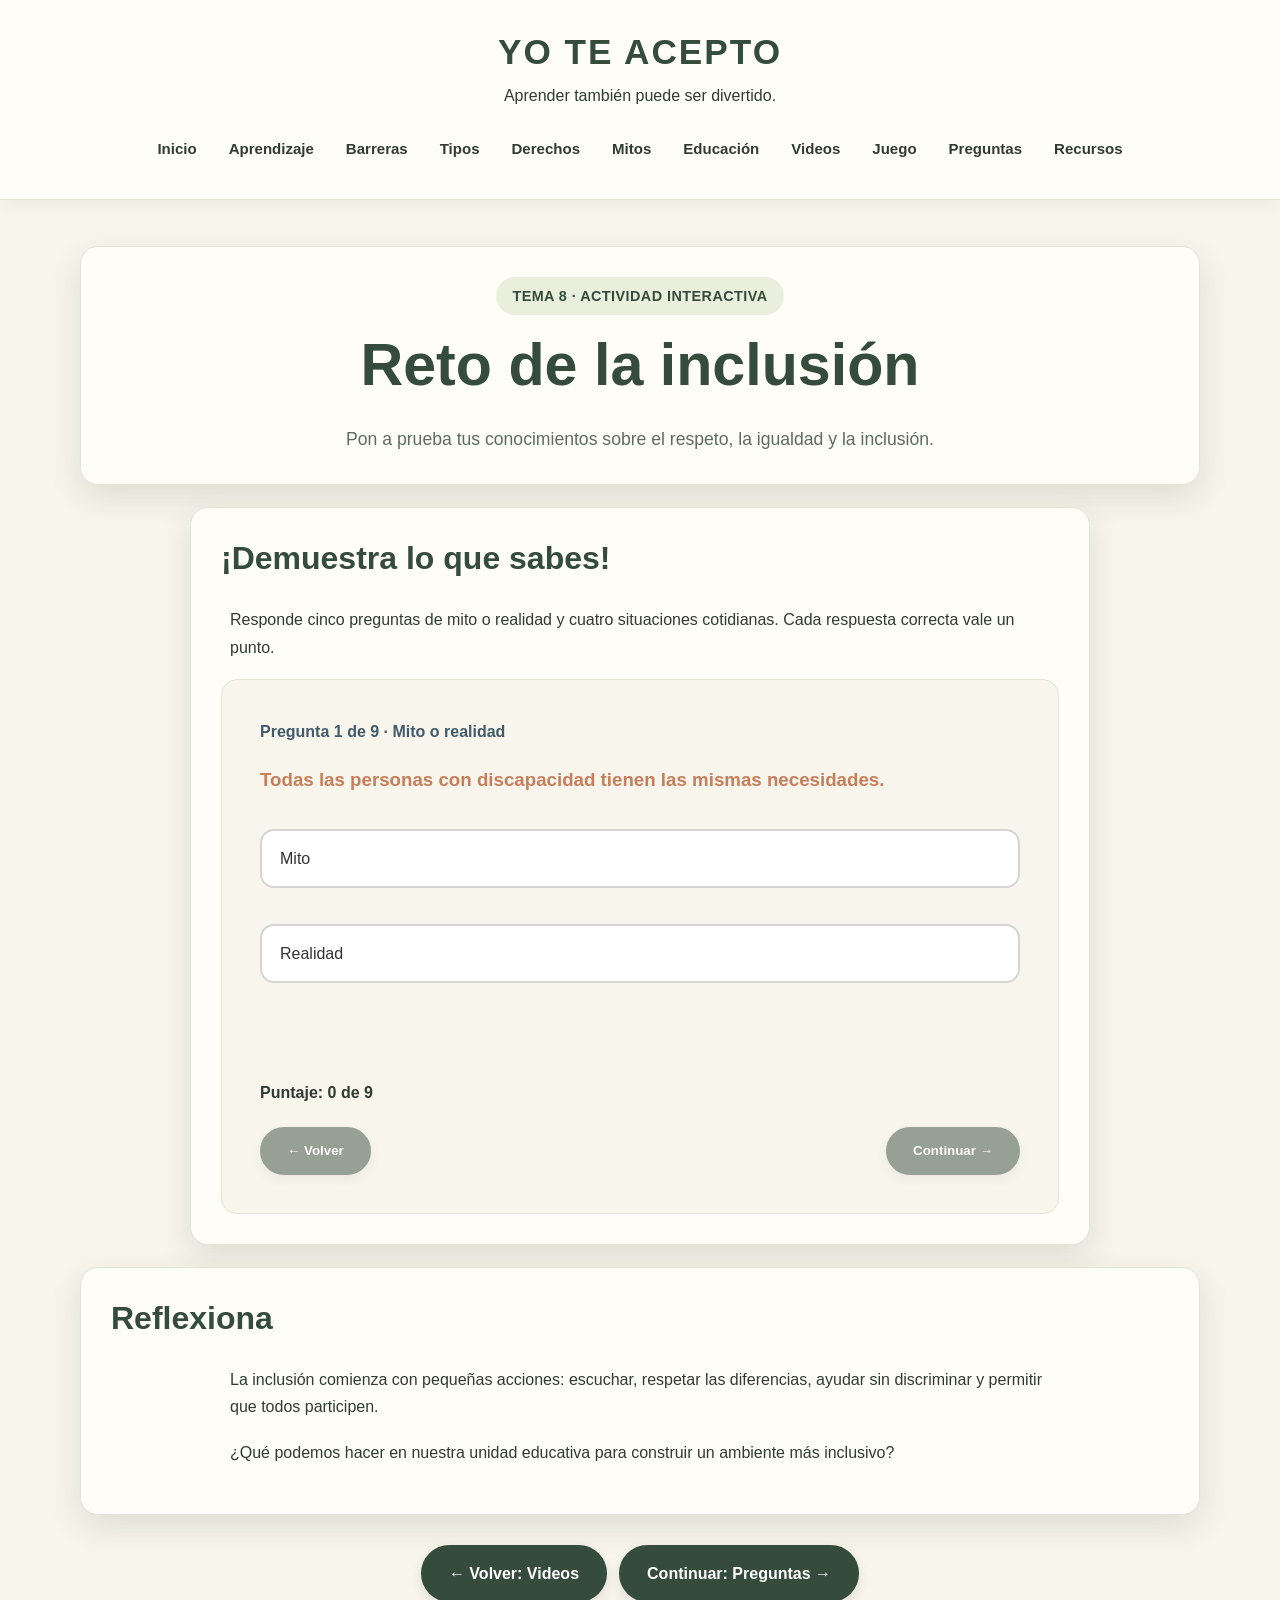
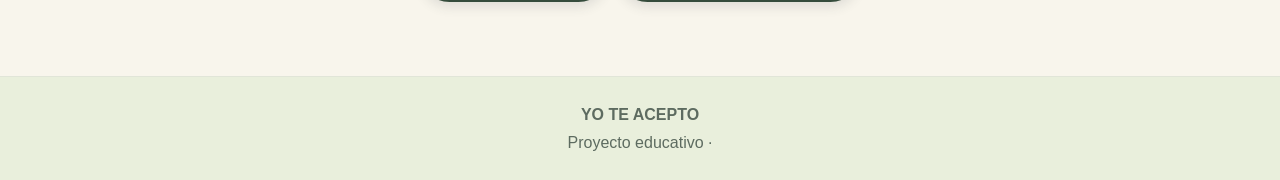
<file: juego.html>
<!DOCTYPE html>
<html lang="es">
<head>
    <meta charset="UTF-8">
    <meta name="viewport" content="width=device-width, initial-scale=1.0">

    <title>Juego inclusivo | YO TE ACEPTO</title>

    <link rel="stylesheet" href="../Estilos.css">

    <style>
        /* Estilos exclusivos del juego */
        .juego-opcion {
            display: block;
            width: 100%;
            margin: 12px 0;
            padding: 14px 18px;
            border: 2px solid #d5d5d5;
            border-radius: 14px;
            background: #ffffff;
            color: #333333;
            text-align: left;
            font: inherit;
            cursor: pointer;
            transition: background 0.2s, border-color 0.2s;
        }

        .juego-opcion:hover:not(:disabled) {
            border-color: #559b86;
            background: #f0f8f5;
        }

        .juego-opcion:focus-visible {
            outline: 3px solid #559b86;
            outline-offset: 3px;
        }

        .juego-opcion:disabled {
            cursor: default;
            opacity: 1;
        }

        .juego-opcion.seleccionada {
            border-color: #559b86;
            background: #edf7f2;
        }

        .juego-opcion.correcta {
            border-color: #27834d;
            background: #e8f6ec;
        }

        .juego-opcion.incorrecta {
            border-color: #bd4545;
            background: #fff0f0;
        }

        .juego-feedback {
            min-height: 48px;
            margin: 18px 0;
            line-height: 1.6;
        }

        .juego-controles {
            display: flex;
            flex-wrap: wrap;
            gap: 12px;
            justify-content: space-between;
            margin-top: 20px;
        }

        .juego-controles button:disabled {
            opacity: 0.55;
            cursor: not-allowed;
        }

        .juego-puntaje {
            font-weight: bold;
            margin-top: 16px;
        }

        .juego-oculto {
            display: none !important;
        }

        @media (max-width: 480px) {
            .juego-controles {
                flex-direction: column;
            }

            .juego-controles .boton {
                width: 100%;
            }
        }
    </style>
</head>

<body>

<header>
    <div class="encabezado-contenido">
        <a href="../index.html" class="logo">YO TE ACEPTO</a>
        <p>Aprender también puede ser divertido.</p>
    </div>

    <nav>
        <a href="../index.html">Inicio</a>
        <a href="aprendizaje.html">Aprendizaje</a>
        <a href="barreras.html">Barreras</a>
        <a href="tipos.html">Tipos</a>
        <a href="derechos.html">Derechos</a>
        <a href="mitos.html">Mitos</a>
        <a href="educacion.html">Educación</a>
        <a href="video.html">Videos</a>
        <a href="juego.html">Juego</a>
        <a href="faq.html">Preguntas</a>
        <a href="recursos.html">Recursos</a>
    </nav>
</header>

<main class="contenido-pagina">

    <section class="portada">
        <span class="etiqueta">TEMA 8 · ACTIVIDAD INTERACTIVA</span>
        <h1>Reto de la inclusión</h1>
        <p class="subtitulo">
            Pon a prueba tus conocimientos sobre el respeto,
            la igualdad y la inclusión.
        </p>
    </section>

    <section class="actividad">
        <h2>¡Demuestra lo que sabes!</h2>

        <p>
            Responde cinco preguntas de mito o realidad
            y cuatro situaciones cotidianas. Cada respuesta
            correcta vale un punto.
        </p>

        <div class="tarjeta" id="tarjeta-juego">

            <p id="progreso-juego" aria-live="polite">
                Preparando el juego...
            </p>

            <h3 id="pregunta-juego">
                Cargando pregunta...
            </h3>

            <div id="opciones-juego"></div>

            <p
                id="resultado-juego"
                class="juego-feedback"
                aria-live="polite"
            ></p>

            <p id="puntaje-juego" class="juego-puntaje">
                Puntaje: 0 de 9
            </p>

            <div class="juego-controles" id="controles-juego">
                <button
                    type="button"
                    id="volver-pregunta"
                    class="boton"
                    disabled
                >
                    ← Volver
                </button>

                <button
                    type="button"
                    id="continuar-pregunta"
                    class="boton"
                    disabled
                >
                    Continuar →
                </button>
            </div>

            <button
                type="button"
                id="reiniciar-juego"
                class="boton juego-oculto"
            >
                Volver a jugar
            </button>

        </div>
    </section>

    <section class="tarjeta">
        <h2>Reflexiona</h2>

        <p>
            La inclusión comienza con pequeñas acciones:
            escuchar, respetar las diferencias, ayudar sin discriminar
            y permitir que todos participen.
        </p>

        <p>
            ¿Qué podemos hacer en nuestra unidad educativa para
            construir un ambiente más inclusivo?
        </p>
    </section>

    <div class="botones-navegacion">
        <a class="boton" href="video.html">← Volver: Videos</a>
        <a class="boton" href="faq.html">Continuar: Preguntas →</a>
    </div>

</main>

<footer>
    <p><strong>YO TE ACEPTO</strong></p>
    <p>Proyecto educativo · <span data-anio></span></p>
</footer>

<script>
(function () {
    "use strict";

    const preguntas = [
        {
            tipo: "Mito o realidad",
            texto: "Todas las personas con discapacidad tienen las mismas necesidades.",
            opciones: ["Mito", "Realidad"],
            correcta: 0,
            explicacion: "Cada persona es diferente y puede necesitar apoyos distintos."
        },
        {
            tipo: "Mito o realidad",
            texto: "Una persona con discapacidad puede estudiar y aprender.",
            opciones: ["Mito", "Realidad"],
            correcta: 1,
            explicacion: "Todas las personas tienen derecho a la educación y a aprender."
        },
        {
            tipo: "Mito o realidad",
            texto: "Ayudar significa decidir siempre por una persona con discapacidad.",
            opciones: ["Mito", "Realidad"],
            correcta: 0,
            explicacion: "Es importante preguntar si necesita ayuda y respetar sus decisiones."
        },
        {
            tipo: "Mito o realidad",
            texto: "Las barreras del entorno pueden dificultar la participación.",
            opciones: ["Mito", "Realidad"],
            correcta: 1,
            explicacion: "La falta de accesibilidad puede impedir que todos participen."
        },
        {
            tipo: "Mito o realidad",
            texto: "La inclusión es responsabilidad de toda la comunidad educativa.",
            opciones: ["Mito", "Realidad"],
            correcta: 1,
            explicacion: "Estudiantes, docentes y familias pueden contribuir a la inclusión."
        },
        {
            tipo: "Situación cotidiana",
            texto: "Un compañero con discapacidad quiere participar en un trabajo grupal. ¿Qué haces?",
            opciones: [
                "Lo dejo fuera del grupo.",
                "Escucho sus ideas y le doy la oportunidad de participar.",
                "Hago todo el trabajo sin consultarle."
            ],
            correcta: 1,
            explicacion: "Todos merecen oportunidades para participar y aportar."
        },
        {
            tipo: "Situación cotidiana",
            texto: "Observas que se burlan de una estudiante por su discapacidad. ¿Qué haces?",
            opciones: [
                "Me río con los demás.",
                "La ignoro.",
                "No apoyo las burlas y busco ayuda si es necesario."
            ],
            correcta: 2,
            explicacion: "Debemos rechazar la discriminación y promover el respeto."
        },
        {
            tipo: "Situación cotidiana",
            texto: "Un compañero parece necesitar ayuda. ¿Qué haces?",
            opciones: [
                "Le pregunto respetuosamente si necesita ayuda.",
                "Decido por él sin preguntarle.",
                "Lo ignoro."
            ],
            correcta: 0,
            explicacion: "Preguntar primero respeta su autonomía."
        },
        {
            tipo: "Situación cotidiana",
            texto: "Una actividad escolar tiene barreras de accesibilidad. ¿Qué propones?",
            opciones: [
                "Impedir la participación de algunos estudiantes.",
                "Buscar alternativas accesibles para todos.",
                "No hacer nada."
            ],
            correcta: 1,
            explicacion: "Debemos buscar soluciones para que todos puedan participar."
        }
    ];

    function iniciarJuego() {
        const preguntaHTML = document.getElementById("pregunta-juego");
        const opcionesHTML = document.getElementById("opciones-juego");
        const progresoHTML = document.getElementById("progreso-juego");
        const resultadoHTML = document.getElementById("resultado-juego");
        const puntajeHTML = document.getElementById("puntaje-juego");
        const botonContinuar = document.getElementById("continuar-pregunta");
        const botonVolver = document.getElementById("volver-pregunta");
        const botonReiniciar = document.getElementById("reiniciar-juego");
        const controles = document.getElementById("controles-juego");

        if (
            !preguntaHTML || !opcionesHTML || !progresoHTML ||
            !resultadoHTML || !puntajeHTML || !botonContinuar ||
            !botonVolver || !botonReiniciar || !controles
        ) {
            return;
        }

        let actual = 0;
        let respuestas = Array(preguntas.length).fill(null);
        let finalizado = false;

        function calcularPuntaje() {
            return respuestas.reduce(function (total, respuesta, indice) {
                return total + (
                    respuesta === preguntas[indice].correcta ? 1 : 0
                );
            }, 0);
        }

        function mostrarPregunta() {
            const item = preguntas[actual];
            finalizado = false;

            progresoHTML.textContent =
                "Pregunta " + (actual + 1) + " de " + preguntas.length +
                " · " + item.tipo;

            preguntaHTML.textContent = item.texto;
            opcionesHTML.replaceChildren();
            resultadoHTML.textContent = "";
            puntajeHTML.textContent =
                "Puntaje: " + calcularPuntaje() + " de 9";

            item.opciones.forEach(function (texto, indice) {
                const boton = document.createElement("button");
                boton.type = "button";
                boton.className = "juego-opcion";
                boton.textContent = texto;
                boton.setAttribute("aria-pressed", "false");

                if (respuestas[actual] !== null) {
                    boton.disabled = true;

                    if (indice === item.correcta) {
                        boton.classList.add("correcta");
                    }

                    if (indice === respuestas[actual]) {
                        boton.setAttribute("aria-pressed", "true");

                        if (indice !== item.correcta) {
                            boton.classList.add("incorrecta");
                        }
                    }
                }

                boton.addEventListener("click", function () {
                    if (respuestas[actual] !== null || finalizado) {
                        return;
                    }

                    respuestas[actual] = indice;

                    Array.from(opcionesHTML.children).forEach(
                        function (otro) {
                            otro.disabled = true;
                        }
                    );

                    if (indice === item.correcta) {
                        boton.classList.add("correcta");
                        resultadoHTML.textContent =
                            "¡Correcto! " + item.explicacion;
                    } else {
                        boton.classList.add("incorrecta");
                        opcionesHTML.children[item.correcta]
                            .classList.add("correcta");

                        resultadoHTML.textContent =
                            "Esta vez no. " + item.explicacion;
                    }

                    boton.setAttribute("aria-pressed", "true");
                    puntajeHTML.textContent =
                        "Puntaje: " + calcularPuntaje() + " de 9";

                    botonContinuar.disabled = false;
                });

                opcionesHTML.appendChild(boton);
            });

            botonVolver.disabled = actual === 0;
            botonContinuar.disabled = respuestas[actual] === null;
            botonContinuar.textContent =
                actual === preguntas.length - 1
                    ? "Ver resultado →"
                    : "Continuar →";

            botonContinuar.classList.remove("juego-oculto");
            botonVolver.classList.remove("juego-oculto");
            controles.classList.remove("juego-oculto");
            botonReiniciar.classList.add("juego-oculto");
        }

        function mostrarFinal() {
            const puntos = calcularPuntaje();
            finalizado = true;

            progresoHTML.textContent = "¡Juego completado!";
            preguntaHTML.textContent = "Tu resultado final";
            opcionesHTML.replaceChildren();

            let mensaje;

            if (puntos === 9) {
                mensaje = "¡Excelente! Tienes una gran comprensión de la inclusión.";
            } else if (puntos >= 6) {
                mensaje = "¡Muy bien! Continúa aprendiendo y practicando la inclusión.";
            } else {
                mensaje = "Gracias por participar. Repasa lo aprendido e inténtalo nuevamente.";
            }

            resultadoHTML.textContent =
                "Obtuviste " + puntos + " de 9 puntos. " + mensaje;

            puntajeHTML.textContent = "Puntaje final: " + puntos + " de 9";
            controles.classList.add("juego-oculto");
            botonReiniciar.classList.remove("juego-oculto");
        }

        botonContinuar.addEventListener("click", function () {
            if (finalizado || respuestas[actual] === null) return;

            if (actual < preguntas.length - 1) {
                actual++;
                mostrarPregunta();
            } else {
                mostrarFinal();
            }
        });

        botonVolver.addEventListener("click", function () {
            if (actual > 0 && !finalizado) {
                actual--;
                mostrarPregunta();
            }
        });

        botonReiniciar.addEventListener("click", function () {
            actual = 0;
            respuestas = Array(preguntas.length).fill(null);
            mostrarPregunta();
        });

        mostrarPregunta();
    }

    if (document.readyState === "loading") {
        document.addEventListener("DOMContentLoaded", iniciarJuego);
    } else {
        iniciarJuego();
    }
})();
</script>

</body>
</html>
</file>
<file: Estilos.css>
:root {
    --fondo: #F7F4EF;
    --blanco: #FFFFFF;
    --crema: #EDE4D8;
    --beige: #D8C4AD;
    --azul: #8299A8;
    --azul-oscuro: #425B6A;
    --terracota: #B9755D;
    --texto: #343B40;
    --suave: #687078;
    --borde: #E4DDD4;
    --sombra: 0 8px 25px rgba(52, 59, 64, 0.10);
    --ancho: 1120px;
}

* {
    box-sizing: border-box;
}

html {
    scroll-behavior: smooth;
}

body {
    margin: 0;
    background: var(--fondo);
    color: var(--texto);
    font-family: "Segoe UI", Arial, sans-serif;
    font-size: 16px;
    line-height: 1.8;
    text-align: center;
}

img, video {
    max-width: 100%;
    height: auto;
}

a {
    color: var(--azul-oscuro);
    text-decoration: none;
}

header {
    padding: 22px 18px;
    background: var(--blanco);
    border-bottom: 1px solid var(--borde);
}

.encabezado-contenido {
    width: min(100%, var(--ancho));
    margin: auto;
}

.logo {
    display: inline-block;
    color: var(--azul-oscuro);
    font-size: clamp(1.5rem, 4vw, 2.2rem);
    font-weight: 900;
    letter-spacing: 2px;
}

nav {
    display: flex;
    justify-content: center;
    align-items: center;
    flex-wrap: wrap;
    gap: 8px;
    margin: 14px auto 0;
}

nav a {
    padding: 8px 14px;
    border-radius: 30px;
    color: var(--texto);
    font-size: 0.94rem;
    font-weight: 600;
    transition: 0.25s;
}

nav a:hover {
    background: var(--crema);
    transform: translateY(-2px);
}

main {
    width: min(calc(100% - 32px), var(--ancho));
    margin: auto;
    padding: 36px 0 50px;
}

section {
    margin: 0 auto 30px;
}

.tarjeta {
    padding: clamp(20px, 4vw, 38px);
    background: var(--blanco);
    border: 1px solid var(--borde);
    border-radius: 20px;
    box-shadow: var(--sombra);
}

h1, h2, h3 {
    line-height: 1.3;
    overflow-wrap: anywhere;
}

h1 {
    margin: 0 0 20px;
    color: var(--azul-oscuro);
    font-size: clamp(2rem, 6vw, 3.7rem);
    font-weight: 900;
}

h2 {
    color: var(--azul-oscuro);
    font-size: clamp(1.5rem, 4vw, 2.2rem);
}

h3 {
    color: var(--terracota);
}

p {
    max-width: 780px;
    margin: 0 auto 18px;
}

.subtitulo {
    max-width: 760px;
    margin: 0 auto 25px;
    color: var(--suave);
    font-size: 1.1rem;
}

.etiqueta {
    display: inline-block;
    margin-bottom: 16px;
    padding: 7px 16px;
    background: var(--crema);
    border-radius: 30px;
    color: var(--azul-oscuro);
    font-size: 0.9rem;
    font-weight: 700;
}

.portada {
    padding: clamp(26px, 6vw, 60px) 20px;
    background: linear-gradient(135deg, #FFFFFF, #EDE4D8);
    border: 1px solid var(--borde);
    border-radius: 28px;
    box-shadow: var(--sombra);
}

.imagen-contenedor {
    margin: 24px auto;
}

.imagen-contenedor img {
    display: block;
    width: auto;
    max-width: 100%;
    max-height: 440px;
    margin: auto;
    object-fit: contain;
    border-radius: 18px;
    box-shadow: var(--sombra);
}

.portada-imagen {
    width: min(100%, 600px);
    max-height: 430px;
    object-fit: contain;
}

.grid-tarjetas {
    display: grid;
    grid-template-columns: repeat(3, minmax(0, 1fr));
    gap: 20px;
    margin: 25px auto;
}

.tarjeta-info {
    padding: 24px 20px;
    background: var(--blanco);
    border: 1px solid var(--borde);
    border-top: 5px solid var(--azul);
    border-radius: 17px;
    box-shadow: var(--sombra);
    transition: 0.25s;
}

.tarjeta-info:hover {
    transform: translateY(-5px);
}

.tarjeta-info h3 {
    margin-top: 0;
}

.lista-contenido {
    display: inline-block;
    max-width: 760px;
    margin: 10px auto 22px;
    padding-left: 25px;
    text-align: left;
}

.lista-contenido li {
    margin-bottom: 12px;
}

.destacado {
    max-width: 850px;
    margin: 25px auto;
    padding: 22px;
    background: #F0E7DB;
    border-left: 5px solid var(--terracota);
    border-radius: 12px;
}

.botones, .botones-navegacion {
    display: flex;
    justify-content: center;
    align-items: center;
    flex-wrap: wrap;
    gap: 14px;
    margin: 30px auto 10px;
}

.boton, .botones-navegacion a {
    display: inline-flex;
    justify-content: center;
    align-items: center;
    min-height: 48px;
    padding: 12px 25px;
    border: 2px solid var(--azul-oscuro);
    border-radius: 50px;
    background: var(--azul-oscuro);
    color: white;
    font-weight: 700;
    text-align: center;
    cursor: pointer;
    box-shadow: 0 5px 12px rgba(52, 59, 64, 0.12);
    transition: all 0.25s;
}

.boton:hover, .botones-navegacion a:hover {
    background: var(--terracota);
    border-color: var(--terracota);
    color: white;
    transform: translateY(-3px);
}

.boton-secundario {
    background: var(--crema);
    border-color: var(--beige);
    color: var(--texto);
}

.botones-navegacion {
    gap: 18px;
    width: 100%;
    margin: 35px auto;
}

.botones-navegacion a {
    min-width: 175px;
    padding: 13px 26px;
}

a:focus-visible, button:focus-visible, input:focus-visible {
    outline: 3px solid var(--terracota);
    outline-offset: 4px;
}

details {
    max-width: 850px;
    margin: 12px auto;
    padding: 18px 22px;
    background: var(--blanco);
    border: 1px solid var(--borde);
    border-radius: 14px;
    text-align: left;
}

summary {
    color: var(--azul-oscuro);
    font-weight: 700;
    cursor: pointer;
}

details p {
    margin: 15px auto 0;
    text-align: left;
}

.actividad {
    max-width: 800px;
    margin: 25px auto;
    padding: 25px;
    background: var(--blanco);
    border: 1px solid var(--borde);
    border-radius: 20px;
    box-shadow: var(--sombra);
}

.actividad label {
    display: block;
    margin: 14px 0;
    font-weight: 600;
}

.resultado {
    min-height: 30px;
    margin-top: 18px;
    color: var(--azul-oscuro);
    font-weight: 700;
}

.video-contenedor {
    width: 100%;
    max-width: 800px;
    margin: 25px auto;
    overflow: hidden;
    border-radius: 18px;
    background: var(--crema);
}

.video-contenedor video {
    display: block;
    width: 100%;
}

footer {
    margin-top: 35px;
    padding: 30px 18px;
    background: #E8E0D6;
}

footer p {
    margin: 0 auto 8px;
}

@keyframes aparecer {
    from {
        opacity: 0;
        transform: translateY(15px);
    }
    to {
        opacity: 1;
        transform: translateY(0);
    }
}

.portada h1 {
    animation: aparecer 0.8s ease both;
}

@media (max-width: 800px) {
    .grid-tarjetas {
        grid-template-columns: repeat(2, minmax(0, 1fr));
    }

    main {
        width: min(calc(100% - 24px), var(--ancho));
        padding-top: 24px;
    }
}

@media (max-width: 520px) {
    body {
        font-size: 15px;
    }

    .grid-tarjetas {
        grid-template-columns: 1fr;
    }

    .portada {
        padding: 28px 16px;
    }

    .portada-imagen {
        max-height: 300px;
    }

    .tarjeta, .actividad {
        padding: 20px 16px;
    }

    .botones, .botones-navegacion {
        flex-direction: column;
        align-items: center;
        gap: 12px;
    }

    .botones .boton, .botones-navegacion a {
        width: min(100%, 300px);
    }
}

/* ESTILOS DEL JUEGO INCLUSIVO */

#progreso-juego {
font-weight: bold;
color: #425B6A;
margin-bottom: 18px;
}

#pregunta-juego {
line-height: 1.6;
margin-bottom: 22px;
}

#opciones-juego {
display: grid;
gap: 12px;
margin-bottom: 20px;
}

.opcion-juego {
display: block;
padding: 14px;
border: 1px solid #D8C4AD;
border-radius: 14px;
background: #F7F4EF;
cursor: pointer;
line-height: 1.5;
}

.opcion-juego:hover {
background: #EDE4D8;
}

.opcion-juego input {
margin-right: 8px;
accent-color: #425B6A;
}

#resultado-juego {
margin-top: 15px;
margin-bottom: 15px;
font-weight: bold;
line-height: 1.6;
}

#volver-pregunta:disabled,
#continuar-pregunta:disabled {
opacity: 0.5;
cursor: not-allowed;
}

#reiniciar-juego[hidden] {
display: none;
}

#formulario-juego .botones-navegacion {
display: flex;
justify-content: space-between;
flex-wrap: wrap;
gap: 12px;
margin-top: 20px;
}

/* Imágenes informativas: tamaño moderado y centrado */
.imagen-contenido {
    display: block;
    width: 100%;
    max-width: 560px;
    max-height: 380px;
    height: auto;
    object-fit: contain;
    margin: 22px auto;
    border-radius: 16px;
    box-shadow: var(--sombra);
}


/* ===== NUEVO DISEÑO DE BIENVENIDA: YO TE ACEPTO ===== */
:root {
    --fondo: #f8f5ec;
    --blanco: #fffdf8;
    --crema: #e9efdc;
    --beige: #d6dfc4;
    --azul: #a9bda0;
    --azul-oscuro: #354c3c;
    --terracota: #c67e5b;
    --texto: #303b32;
    --suave: #5d6b60;
    --borde: #e1e5d8;
    --sombra: 0 12px 32px rgba(37, 57, 41, .12);
}
.logo-con-escudo {
    display: inline-flex;
    align-items: center;
    justify-content: center;
    gap: 12px;
    letter-spacing: 1px;
}
.logo-con-escudo img {
    width: 58px;
    height: 58px;
    object-fit: contain;
    border-radius: 50%;
    background: #fff;
    border: 2px solid #e1e8d7;
    box-shadow: 0 3px 10px rgba(0,0,0,.08);
}
.lema-cabecera {
    margin: 5px auto 0;
    color: var(--suave);
    font-size: .98rem;
}
.cabecera-principal {
    padding: 16px 18px 18px;
    background: rgba(255,253,248,.97);
    border-bottom: 1px solid var(--borde);
}
.cabecera-principal nav {
    max-width: 1200px;
}
.cabecera-principal nav a {
    padding: 8px 13px;
    background: transparent;
}
.cabecera-principal nav a:hover,
.cabecera-principal nav a:focus-visible {
    background: var(--crema);
    color: var(--azul-oscuro);
}
.inicio-main {
    width: 100%;
    max-width: none;
    margin: 0;
    padding: 0 0 54px;
}
.inicio-bienvenida {
    position: relative;
    isolation: isolate;
    display: flex;
    align-items: center;
    justify-content: flex-start;
    min-height: min(720px, 82vh);
    margin: 0;
    padding: clamp(42px, 7vw, 92px) max(24px, calc((100vw - 1120px)/2));
    overflow: hidden;
    text-align: left;
    color: #fff;
    border-radius: 0;
    background-color: #293c30;
    background-image:
        linear-gradient(90deg, rgba(22,39,29,.88) 0%, rgba(22,39,29,.76) 43%, rgba(22,39,29,.28) 100%),
        url("Imágenes/Portada.jpg");
    background-size: cover;
    background-position: center 55%;
}
.inicio-bienvenida::after {
    content: "";
    position: absolute;
    z-index: -1;
    inset: 0;
    background: linear-gradient(0deg, rgba(24,43,31,.42), transparent 42%);
}
.bienvenida-contenido {
    width: min(100%, 680px);
    animation: aparecer .8s ease both;
}
.etiqueta-bienvenida {
    display: inline-block;
    margin-bottom: 18px;
    padding: 8px 16px;
    color: #fdf9ed;
    background: rgba(228,190,119,.22);
    border: 1px solid rgba(255,255,255,.48);
    border-radius: 40px;
    font-size: .8rem;
    font-weight: 800;
    letter-spacing: 1.5px;
}
.bienvenida-mini {
    margin: 0 0 8px;
    color: #f2d7a0;
    font-size: clamp(1.05rem, 2.5vw, 1.35rem);
    font-weight: 700;
}
.inicio-bienvenida h1 {
    margin: 0 0 12px;
    color: #fffdf7;
    font-size: clamp(3.1rem, 8vw, 6.2rem);
    line-height: .98;
    font-weight: 950;
    letter-spacing: -2px;
    text-shadow: 0 4px 18px rgba(0,0,0,.3);
}
.inicio-bienvenida h1 span {
    display: block;
    color: #f2d18d;
}
.inicio-bienvenida h2 {
    max-width: 610px;
    margin: 20px 0 16px;
    color: #fff;
    font-size: clamp(1.2rem, 3vw, 1.8rem);
    line-height: 1.35;
}
.texto-bienvenida {
    max-width: 600px;
    margin: 0;
    color: #f7f5ed;
    font-size: clamp(1rem, 2vw, 1.12rem);
    line-height: 1.8;
}
.inicio-botones {
    display: flex;
    justify-content: flex-start;
    flex-wrap: wrap;
    gap: 13px;
    margin-top: 28px;
}
.inicio-bienvenida .boton {
    min-height: 52px;
    padding: 13px 23px;
    border: 2px solid #f0d08c;
    background: #f0d08c;
    color: #2e3d30;
    box-shadow: 0 7px 18px rgba(0,0,0,.2);
}
.inicio-bienvenida .boton:hover {
    background: #fff8e8;
    border-color: #fff8e8;
    color: #293c30;
    transform: translateY(-3px);
}
.inicio-bienvenida .boton-secundario {
    color: #fff;
    background: rgba(255,255,255,.10);
    border-color: rgba(255,255,255,.75);
}
.inicio-bienvenida .boton-secundario:hover {
    color: #293c30;
    background: #fffdf8;
    border-color: #fffdf8;
}
.inicio-frase {
    margin: 28px 0 0;
    color: #fff4d8;
    font-weight: 750;
    font-style: italic;
    letter-spacing: .2px;
}
.sello-inclusion {
    position: absolute;
    right: clamp(22px, 7vw, 100px);
    bottom: 35px;
    display: flex;
    align-items: center;
    gap: 10px;
    padding: 14px 18px;
    color: #fff;
    background: rgba(35,58,41,.72);
    border: 1px solid rgba(255,255,255,.42);
    border-radius: 18px;
    box-shadow: 0 8px 24px rgba(0,0,0,.14);
    backdrop-filter: blur(5px);
    font-size: .86rem;
    line-height: 1.45;
}
.sello-inclusion span {
    color: #f2d18d;
    font-size: 2rem;
}
.inicio-invitacion {
    max-width: 1120px;
    margin: 0 auto;
    padding: 62px 24px 10px;
    text-align: center;
}
.inicio-invitacion > h2 {
    margin: 12px auto 14px;
    color: var(--azul-oscuro);
    font-size: clamp(1.7rem, 4vw, 2.5rem);
}
.inicio-invitacion > p {
    max-width: 790px;
    color: var(--suave);
}
.inicio-pilares {
    display: grid;
    grid-template-columns: repeat(3, minmax(0,1fr));
    gap: 20px;
    margin-top: 30px;
}
.inicio-pilares article {
    padding: 27px 22px;
    background: var(--blanco);
    border: 1px solid var(--borde);
    border-radius: 20px;
    box-shadow: var(--sombra);
    transition: transform .25s ease, box-shadow .25s ease;
}
.inicio-pilares article:hover {
    transform: translateY(-5px);
    box-shadow: 0 15px 30px rgba(37,57,41,.15);
}
.inicio-pilares article > span {
    display: inline-grid;
    place-items: center;
    width: 48px;
    height: 48px;
    border-radius: 50%;
    color: var(--azul-oscuro);
    background: var(--crema);
    font-size: 1.8rem;
}
.inicio-pilares h3 {
    margin: 12px 0 8px;
    color: var(--azul-oscuro);
}
.inicio-pilares p {
    margin-bottom: 0;
    color: var(--suave);
    line-height: 1.65;
}
.pagina-inicio footer {
    margin-top: 0;
    background: #e6ebdd;
}
@media (max-width: 700px) {
    .logo-con-escudo img {
        width: 48px;
        height: 48px;
    }
    .cabecera-principal nav {
        gap: 5px;
    }
    .cabecera-principal nav a {
        padding: 7px 10px;
        font-size: .87rem;
    }
    .inicio-bienvenida {
        min-height: 680px;
        padding: 54px 24px 120px;
        background-position: center center;
        background-image:
            linear-gradient(90deg, rgba(22,39,29,.84), rgba(22,39,29,.57)),
            url("Imágenes/Portada.jpg");
    }
    .inicio-bienvenida h1 {
        letter-spacing: -1px;
    }
    .inicio-botones {
        align-items: stretch;
        flex-direction: column;
        max-width: 320px;
    }
    .inicio-bienvenida .boton {
        width: 100%;
    }
    .sello-inclusion {
        right: 20px;
        bottom: 20px;
        padding: 10px 14px;
    }
    .inicio-pilares {
        grid-template-columns: 1fr;
    }
    .inicio-invitacion {
        padding-top: 42px;
    }
}
@media (prefers-reduced-motion: reduce) {
    *, *::before, *::after {
        animation-duration: .01ms !important;
        animation-iteration-count: 1 !important;
        scroll-behavior: auto !important;
        transition-duration: .01ms !important;
    }
}


/* Escudo escolar en los encabezados de las secciones internas */
.logo-pequeno {
    display: inline-flex;
    align-items: center;
    gap: 9px;
}
.logo-pequeno::before {
    content: "";
    display: inline-block;
    flex: 0 0 34px;
    width: 34px;
    height: 34px;
    background: #fffdf8 url("Imágenes/Escudo.jpg") center / contain no-repeat;
    border: 1px solid rgba(255,255,255,.55);
    border-radius: 50%;
    box-shadow: 0 2px 8px rgba(0,0,0,.12);
}

/* BOTÓN DE INICIO */
.volver {
    display: inline-flex;
    align-items: center;
    justify-content: center;
    gap: 8px;

    background: linear-gradient(135deg, #65b8a6, #3d8f7d);
    color: #ffffff;

    padding: 11px 23px;
    margin: 10px 8px;

    border: 2px solid rgba(255, 255, 255, 0.7);
    border-radius: 30px;

    font-size: 15px;
    font-weight: 600;
    font-family: Arial, sans-serif;

    text-decoration: none;
    box-shadow: 0 4px 10px rgba(61, 143, 125, 0.22);

    transition: all 0.3s ease;
    cursor: pointer;
}

/* EFECTO AL PASAR EL CURSOR */
.volver:hover {
    background: linear-gradient(135deg, #3d8f7d, #286b5e);
    color: #ffffff;

    transform: translateY(-3px);
    box-shadow: 0 7px 15px rgba(40, 107, 94, 0.28);
}

/* EFECTO AL PRESIONAR */
.volver:active {
    transform: scale(0.96);
}

/* ACCESIBILIDAD CON TECLADO */
.volver:focus-visible {
    outline: 3px solid #f2c879;
    outline-offset: 3px;
}

/* ==========================================================
   SISTEMA VISUAL UNIFICADO PARA LAS SECCIONES INTERNAS
   Se excluyen expresamente la bienvenida y el mensaje final.
   Se conservan los colores definidos originalmente en :root.
   ========================================================== */
body:not(.pagina-inicio):not(.pagina-final) {
    background: var(--fondo);
    color: var(--texto);
    line-height: 1.7;
}
body:not(.pagina-inicio):not(.pagina-final) > header,
body:not(.pagina-inicio):not(.pagina-final) .encabezado-pagina {
    position: relative;
    padding: 22px clamp(16px, 4vw, 42px) 28px;
    background: var(--blanco);
    border-bottom: 1px solid var(--borde);
    box-shadow: 0 5px 18px rgba(52,59,64,.05);
}
body:not(.pagina-inicio):not(.pagina-final) .encabezado-pagina {
    display: grid;
    grid-template-columns: auto auto 1fr;
    align-items: center;
    gap: 10px;
}
body:not(.pagina-inicio):not(.pagina-final) .encabezado-pagina .titulo-pagina {
    grid-column: 1 / -1;
    grid-row: 1;
    padding: 12px 0 0;
    text-align: center;
}
body:not(.pagina-inicio):not(.pagina-final) .encabezado-pagina > .volver {
    position: relative;
    z-index: 1;
    grid-row: 2;
    margin: 0;
}
body:not(.pagina-inicio):not(.pagina-final) .logo-pequeno {
    justify-content: center;
    margin: 0 auto 8px;
    color: var(--azul-oscuro);
    font-size: .95rem;
    font-weight: 800;
    letter-spacing: .6px;
}
body:not(.pagina-inicio):not(.pagina-final) .logo-pequeno::before {
    flex-basis: 30px;
    width: 30px;
    height: 30px;
}
body:not(.pagina-inicio):not(.pagina-final) .titulo-pagina h1,
body:not(.pagina-inicio):not(.pagina-final) header h1 {
    margin: 6px auto 8px;
    color: var(--azul-oscuro);
    font-size: clamp(1.8rem, 4vw, 3rem);
    letter-spacing: -.5px;
}
body:not(.pagina-inicio):not(.pagina-final) .titulo-pagina p,
body:not(.pagina-inicio):not(.pagina-final) header > p {
    margin: 0 auto;
    color: var(--suave);
}
body:not(.pagina-inicio):not(.pagina-final) main,
body:not(.pagina-inicio):not(.pagina-final) main.contenido-pagina {
    width: min(calc(100% - 36px), 1120px);
    max-width: 1120px;
    margin: 0 auto;
    padding: clamp(26px, 4vw, 48px) 0 58px;
    background: transparent;
}
body:not(.pagina-inicio):not(.pagina-final) main > section {
    margin: 0 auto 26px;
}
body:not(.pagina-inicio):not(.pagina-final) main > .tarjeta,
body:not(.pagina-inicio):not(.pagina-final) .educacion-intro,
body:not(.pagina-inicio):not(.pagina-final) .reflexion-tipos,
body:not(.pagina-inicio):not(.pagina-final) .actividad,
body:not(.pagina-inicio):not(.pagina-final) .portada {
    padding: clamp(22px, 4vw, 38px);
    background: var(--blanco);
    border: 1px solid var(--borde);
    border-radius: 20px;
    box-shadow: var(--sombra);
}
body:not(.pagina-inicio):not(.pagina-final) main h2 {
    margin-top: 0;
    color: var(--azul-oscuro);
    font-size: clamp(1.35rem, 3vw, 2rem);
}
body:not(.pagina-inicio):not(.pagina-final) main h3 {
    color: var(--terracota);
}
body:not(.pagina-inicio):not(.pagina-final) main p {
    max-width: 820px;
}
body:not(.pagina-inicio):not(.pagina-final) .etiqueta {
    margin-bottom: 12px;
    letter-spacing: .45px;
}
body:not(.pagina-inicio):not(.pagina-final) .imagen-contenedor {
    margin: 26px auto 32px;
}
body:not(.pagina-inicio):not(.pagina-final) .imagen-contenido,
body:not(.pagina-inicio):not(.pagina-final) .imagen-contenedor img {
    border: 1px solid var(--borde);
    border-radius: 18px;
}
body:not(.pagina-inicio):not(.pagina-final) .grid-tarjetas {
    align-items: stretch;
    gap: 20px;
}
body:not(.pagina-inicio):not(.pagina-final) .tarjeta-info {
    height: 100%;
    text-align: left;
}
body:not(.pagina-inicio):not(.pagina-final) .tarjeta-info p {
    margin-left: 0;
    margin-right: 0;
}
body:not(.pagina-inicio):not(.pagina-final) .destacado {
    text-align: left;
    border: 1px solid var(--borde);
    border-left: 5px solid var(--terracota);
}
body:not(.pagina-inicio):not(.pagina-final) details {
    max-width: 100%;
    margin: 14px 0;
    box-shadow: 0 4px 14px rgba(52,59,64,.045);
}
body:not(.pagina-inicio):not(.pagina-final) .lista-contenido {
    display: block;
    width: fit-content;
    max-width: min(100%, 820px);
}
body:not(.pagina-inicio):not(.pagina-final) .botones-navegacion,
body:not(.pagina-inicio):not(.pagina-final) .navegacion-pagina {
    display: flex;
    justify-content: center;
    align-items: center;
    flex-wrap: wrap;
    gap: 14px;
    margin: 34px auto 8px;
}
body:not(.pagina-inicio):not(.pagina-final) .botones-navegacion a,
body:not(.pagina-inicio):not(.pagina-final) .navegacion-pagina a {
    min-width: 150px;
}
body:not(.pagina-inicio):not(.pagina-final) .volver {
    background: var(--azul-oscuro);
    border: 1px solid var(--azul-oscuro);
    color: #fff;
    box-shadow: 0 4px 12px rgba(52,59,64,.12);
}
body:not(.pagina-inicio):not(.pagina-final) .volver:hover {
    background: var(--terracota);
    border-color: var(--terracota);
    color: #fff;
}
body:not(.pagina-inicio):not(.pagina-final) footer,
body:not(.pagina-inicio):not(.pagina-final) .pie-pagina {
    margin-top: 12px;
    padding: 25px 18px;
    background: var(--crema);
    border-top: 1px solid var(--borde);
    color: var(--suave);
}
body:not(.pagina-inicio):not(.pagina-final) footer p {
    margin: 0 auto;
}

/* Página de tipos: imagen fija a un lado y contenido ordenado al otro. */
.pagina-tipos .introduccion-tipos {
    max-width: 900px;
    margin: 0 auto 30px;
    padding: 28px clamp(18px, 4vw, 36px);
    background: var(--blanco);
    border: 1px solid var(--borde);
    border-radius: 20px;
    box-shadow: var(--sombra);
}
.tipos-distribucion {
    display: grid;
    grid-template-columns: minmax(240px, .82fr) minmax(0, 1.35fr);
    align-items: start;
    gap: clamp(20px, 4vw, 40px);
    margin: 28px auto 36px;
}
.tipos-imagen-lateral {
    position: sticky;
    top: 20px;
}
.tipos-imagen-lateral .imagen-contenido {
    width: 100%;
    max-width: none;
    max-height: 480px;
    margin: 0;
    object-fit: cover;
}
.mensaje-lateral {
    margin-top: 16px;
    padding: 20px;
    background: var(--crema);
    border: 1px solid var(--borde);
    border-left: 5px solid var(--terracota);
    border-radius: 15px;
    text-align: left;
}
.mensaje-lateral h3 { margin: 0 0 8px; }
.mensaje-lateral p { margin: 0; }
.tipos-lista { display: grid; gap: 16px; }
.pagina-tipos .tipo-card {
    margin: 0;
    padding: clamp(18px, 2.5vw, 26px);
    background: var(--blanco);
    border: 1px solid var(--borde);
    border-left: 5px solid var(--azul);
    border-radius: 17px;
    box-shadow: var(--sombra);
    text-align: left;
}
.pagina-tipos .tipo-card h2 { margin: 0 0 9px; }
.pagina-tipos .tipo-card p { margin: 0 0 12px; }
.pagina-tipos .tipo-card .ejemplo {
    padding: 12px 14px;
    background: var(--fondo);
    border-radius: 10px;
}

/* Juego, preguntas y recursos: mejor lectura y controles más claros. */
#formulario-juego, .juego-contenedor {
    max-width: 850px;
    margin: 28px auto;
    padding: clamp(20px, 4vw, 34px);
    background: var(--blanco);
    border: 1px solid var(--borde);
    border-radius: 20px;
    box-shadow: var(--sombra);
}
#opciones-juego { text-align: left; }
.opcion-juego, .juego-opcion {
    border: 1px solid var(--borde);
    border-radius: 13px;
    background: var(--fondo);
    color: var(--texto);
}
.opcion-juego:hover, .juego-opcion:hover:not(:disabled) {
    border-color: var(--azul-oscuro);
    background: var(--crema);
}
#resultado-juego, .resultado { color: var(--azul-oscuro); }
.pagina-video .video-contenedor {
    max-width: 900px;
    padding: 10px;
    background: var(--crema);
    border: 1px solid var(--borde);
    box-shadow: var(--sombra);
}
.pagina-video .video-contenedor video {
    border-radius: 13px;
}

/* Navegación del sitio de preguntas frecuentes, si está presente. */
body:not(.pagina-inicio):not(.pagina-final) > header nav {
    max-width: 1180px;
    gap: 6px;
}
body:not(.pagina-inicio):not(.pagina-final) > header nav a {
    padding: 8px 12px;
    border: 1px solid transparent;
}
body:not(.pagina-inicio):not(.pagina-final) > header nav a:hover {
    background: var(--crema);
    border-color: var(--borde);
    color: var(--azul-oscuro);
}

@media (max-width: 760px) {
    body:not(.pagina-inicio):not(.pagina-final) .encabezado-pagina {
        grid-template-columns: 1fr 1fr;
        gap: 8px;
        padding: 16px 14px 22px;
    }
    body:not(.pagina-inicio):not(.pagina-final) .encabezado-pagina .titulo-pagina {
        grid-column: 1 / -1;
        grid-row: 1;
    }
    body:not(.pagina-inicio):not(.pagina-final) .encabezado-pagina > .volver {
        grid-row: 2;
        width: 100%;
        padding: 10px 12px;
    }
    body:not(.pagina-inicio):not(.pagina-final) main,
    body:not(.pagina-inicio):not(.pagina-final) main.contenido-pagina {
        width: min(calc(100% - 24px), 1120px);
        padding-top: 24px;
    }
    .tipos-distribucion {
        grid-template-columns: 1fr;
    }
    .tipos-imagen-lateral {
        position: static;
    }
    .tipos-imagen-lateral .imagen-contenido {
        max-height: 340px;
        object-fit: contain;
    }
}
@media (max-width: 520px) {
    body:not(.pagina-inicio):not(.pagina-final) .grid-tarjetas {
        grid-template-columns: 1fr;
    }
    body:not(.pagina-inicio):not(.pagina-final) .botones-navegacion,
    body:not(.pagina-inicio):not(.pagina-final) .navegacion-pagina {
        flex-direction: column;
    }
    body:not(.pagina-inicio):not(.pagina-final) .botones-navegacion a,
    body:not(.pagina-inicio):not(.pagina-final) .navegacion-pagina a {
        width: min(100%, 320px);
    }
}


/* ===== SEGUNDA REVISIÓN: PRESENTACIÓN PROFESIONAL Y UNIFORME ===== */
/* La bienvenida (.pagina-inicio) y el mensaje final (.pagina-final)
   se mantienen fuera de estas reglas para conservarlos intactos. */
body:not(.pagina-inicio):not(.pagina-final) {
    background: var(--fondo);
    color: var(--texto);
}
body:not(.pagina-inicio):not(.pagina-final) .encabezado-pagina {
    display: block;
    padding: 18px clamp(16px, 4vw, 38px) 26px;
    background: var(--blanco);
    border-bottom: 1px solid var(--borde);
    box-shadow: 0 5px 18px rgba(52,59,64,.055);
    text-align: center;
}
body:not(.pagina-inicio):not(.pagina-final) .encabezado-pagina .titulo-pagina {
    padding: 8px 0 12px;
}
body:not(.pagina-inicio):not(.pagina-final) .encabezado-pagina > .volver {
    display: inline-flex;
    margin: 5px 6px;
    vertical-align: middle;
}
body:not(.pagina-inicio):not(.pagina-final) .titulo-pagina h1 {
    margin: 8px auto;
    font-size: clamp(1.9rem, 4vw, 3rem);
    color: var(--azul-oscuro);
}
body:not(.pagina-inicio):not(.pagina-final) .titulo-pagina p {
    color: var(--suave);
}
body:not(.pagina-inicio):not(.pagina-final) main.contenido-pagina,
body:not(.pagina-inicio):not(.pagina-final) main:not(.inicio-main) {
    width: min(calc(100% - 36px), 1120px);
    max-width: 1120px;
    margin: 0 auto;
    padding: clamp(26px, 4vw, 46px) 0 56px;
    background: transparent;
}
body:not(.pagina-inicio):not(.pagina-final) main > section {
    margin: 0 auto 22px;
}
body:not(.pagina-inicio):not(.pagina-final) main > .tarjeta,
body:not(.pagina-inicio):not(.pagina-final) .educacion-intro,
body:not(.pagina-inicio):not(.pagina-final) .reflexion-tipos,
body:not(.pagina-inicio):not(.pagina-final) .actividad,
body:not(.pagina-inicio):not(.pagina-final) .portada,
body:not(.pagina-inicio):not(.pagina-final) .barrera-card,
body:not(.pagina-inicio):not(.pagina-final) .derecho-card,
body:not(.pagina-inicio):not(.pagina-final) .mito-card,
body:not(.pagina-inicio):not(.pagina-final) .recurso-card,
body:not(.pagina-inicio):not(.pagina-final) .paso {
    padding: clamp(20px, 3vw, 30px);
    background: var(--blanco);
    border: 1px solid var(--borde);
    border-radius: 18px;
    box-shadow: var(--sombra);
    text-align: left;
}
body:not(.pagina-inicio):not(.pagina-final) main h2 {
    color: var(--azul-oscuro);
    line-height: 1.3;
}
body:not(.pagina-inicio):not(.pagina-final) main p {
    line-height: 1.72;
}
body:not(.pagina-inicio):not(.pagina-final) .barrera-card,
body:not(.pagina-inicio):not(.pagina-final) .derecho-card,
body:not(.pagina-inicio):not(.pagina-final) .mito-card,
body:not(.pagina-inicio):not(.pagina-final) .recurso-card,
body:not(.pagina-inicio):not(.pagina-final) .paso {
    border-left: 5px solid var(--azul);
}
body:not(.pagina-inicio):not(.pagina-final) .solucion,
body:not(.pagina-inicio):not(.pagina-final) .realidad,
body:not(.pagina-inicio):not(.pagina-final) .ejemplo,
body:not(.pagina-inicio):not(.pagina-final) .caja-importante {
    padding: 13px 16px;
    background: var(--crema);
    border-left: 4px solid var(--terracota);
    border-radius: 10px;
}
body:not(.pagina-inicio):not(.pagina-final) .mito {
    margin-bottom: 12px;
    color: var(--terracota);
    font-weight: 800;
}
body:not(.pagina-inicio):not(.pagina-final) .derecho-numero {
    display: inline-grid;
    place-items: center;
    width: 34px;
    height: 34px;
    margin-right: 7px;
    border-radius: 50%;
    color: white;
    background: var(--azul-oscuro);
}
body:not(.pagina-inicio):not(.pagina-final) .imagen-contenedor {
    margin: 0;
    padding: 10px;
    background: var(--blanco);
    border: 1px solid var(--borde);
    border-radius: 18px;
    box-shadow: var(--sombra);
}
body:not(.pagina-inicio):not(.pagina-final) .imagen-contenedor img {
    width: 100%;
    max-width: none;
    max-height: 460px;
    object-fit: contain;
    margin: 0 auto;
}
body:not(.pagina-inicio):not(.pagina-final) .navegacion-pagina,
body:not(.pagina-inicio):not(.pagina-final) .botones-navegacion,
body:not(.pagina-inicio):not(.pagina-final) .botones {
    display: flex;
    justify-content: center;
    align-items: center;
    flex-wrap: wrap;
    gap: 12px;
    margin: 30px auto 8px;
}
body:not(.pagina-inicio):not(.pagina-final) .navegacion-pagina a,
body:not(.pagina-inicio):not(.pagina-final) .botones-navegacion a {
    min-width: 155px;
    text-align: center;
}
body:not(.pagina-inicio):not(.pagina-final) footer {
    margin-top: 10px;
    padding: 24px 18px;
    background: var(--crema);
    border-top: 1px solid var(--borde);
}

/* Aprendizaje: contenido explicativo e imagen en dos columnas. */
.pagina-aprendizaje .contenido-pagina {
    display: grid;
    grid-template-columns: minmax(0, 1.2fr) minmax(250px, .8fr);
    align-items: start;
    gap: 20px;
}
.pagina-aprendizaje .contenido-pagina > .tarjeta:first-child {
    grid-column: 1;
    grid-row: 1;
}
.pagina-aprendizaje .aprendizaje-imagen {
    grid-column: 2;
    grid-row: 1;
    position: sticky;
    top: 20px;
    padding: 12px;
    background: var(--blanco);
    border: 1px solid var(--borde);
    border-radius: 18px;
    box-shadow: var(--sombra);
}
.pagina-aprendizaje .aprendizaje-imagen img {
    display: block;
    width: 100%;
    max-height: 420px;
    object-fit: contain;
    margin: 0 auto;
    border-radius: 13px;
}
.pagina-aprendizaje .aprendizaje-imagen .mensaje-lateral {
    margin-top: 14px;
}
.pagina-aprendizaje .contenido-pagina > .tarjeta-verde {
    grid-column: 1 / -1;
}
.pagina-aprendizaje .navegacion-pagina {
    grid-column: 1 / -1;
}

/* Secciones con imagen: imagen lateral y tarjetas alineadas. */
.pagina-barreras .contenido-pagina,
.pagina-derechos .contenido-pagina,
.pagina-mitos .contenido-pagina,
.pagina-recursos .contenido-pagina {
    display: grid;
    grid-template-columns: minmax(230px, .78fr) minmax(0, 1.35fr);
    align-items: start;
    gap: 18px 24px;
}
.pagina-barreras .contenido-pagina > .tarjeta,
.pagina-derechos .contenido-pagina > .tarjeta,
.pagina-mitos .contenido-pagina > .tarjeta,
.pagina-recursos .contenido-pagina > .tarjeta {
    grid-column: 1 / -1;
}
.pagina-barreras .imagen-contenedor,
.pagina-derechos .imagen-contenedor,
.pagina-mitos .imagen-contenedor,
.pagina-recursos .imagen-contenedor {
    grid-column: 1;
    grid-row: 2;
    position: sticky;
    top: 18px;
}
.pagina-barreras .barrera-card,
.pagina-derechos .derecho-card,
.pagina-mitos .mito-card,
.pagina-recursos .recurso-card {
    grid-column: 2;
    margin: 0;
}
.pagina-barreras .navegacion-pagina,
.pagina-derechos .navegacion-pagina,
.pagina-mitos .navegacion-pagina,
.pagina-recursos .navegacion-pagina {
    grid-column: 1 / -1;
}

/* Educación: introducción y pasos con jerarquía clara. */
.pagina-educacion .educacion-intro {
    text-align: center;
}
.pagina-educacion .educacion-intro .imagen-contenido {
    display: block;
    width: min(100%, 620px);
    max-height: 360px;
    object-fit: contain;
    margin: 22px auto 0;
}
.pagina-educacion .pasos-educacion {
    display: grid;
    grid-template-columns: repeat(2, minmax(0,1fr));
    gap: 18px;
    margin: 24px auto;
}
.pagina-educacion .paso {
    margin: 0;
}
.pagina-educacion .paso-numero {
    display: inline-grid;
    place-items: center;
    width: 38px;
    height: 38px;
    margin-bottom: 8px;
    border-radius: 50%;
    background: var(--crema);
    color: var(--azul-oscuro);
    font-weight: 900;
}

/* FAQ y juego con el mismo encabezado y área de lectura. */
.pagina-video .contenido-pagina > h2,
.pagina-video .contenido-pagina > p {
    text-align: center;
}
body:not(.pagina-inicio):not(.pagina-final) .portada {
    text-align: center;
}
body:not(.pagina-inicio):not(.pagina-final) .portada .subtitulo {
    margin: 0 auto;
}
body:not(.pagina-inicio):not(.pagina-final) .actividad {
    max-width: 900px;
}
body:not(.pagina-inicio):not(.pagina-final) #tarjeta-juego {
    border: 1px solid var(--borde);
    border-radius: 16px;
    background: var(--fondo);
    box-shadow: none;
}
body:not(.pagina-inicio):not(.pagina-final) nav {
    margin-top: 12px;
}
body:not(.pagina-inicio):not(.pagina-final) nav a {
    border-radius: 24px;
}
@media (max-width: 760px) {
    .pagina-aprendizaje .contenido-pagina,
    .pagina-barreras .contenido-pagina,
    .pagina-derechos .contenido-pagina,
    .pagina-mitos .contenido-pagina,
    .pagina-recursos .contenido-pagina {
        display: flex;
        flex-direction: column;
    }
    .pagina-aprendizaje .contenido-pagina > *,
    .pagina-barreras .contenido-pagina > *,
    .pagina-derechos .contenido-pagina > *,
    .pagina-mitos .contenido-pagina > *,
    .pagina-recursos .contenido-pagina > * {
        width: 100%;
    }
    .pagina-aprendizaje .aprendizaje-imagen,
    .pagina-barreras .imagen-contenedor,
    .pagina-derechos .imagen-contenedor,
    .pagina-mitos .imagen-contenedor,
    .pagina-recursos .imagen-contenedor {
        position: static;
    }
    .pagina-educacion .pasos-educacion {
        grid-template-columns: 1fr;
    }
}


/* CORRECCIÓN DEFINITIVA: columnas estructurales, sin elementos sticky ni huecos */
.contenido-dos-columnas {
    display:grid;
    grid-template-columns:minmax(230px,.82fr) minmax(0,1.35fr);
    align-items:start;
    gap:clamp(18px,3vw,34px);
    margin:26px 0 34px;
}
.imagen-lateral-general {
    position:static !important;
    align-self:start;
    min-width:0;
    margin:0;
    padding:10px;
    background:var(--blanco);
    border:1px solid var(--borde);
    border-radius:18px;
    box-shadow:var(--sombra);
}
.imagen-lateral-general img {
    display:block;
    width:100%;
    height:auto;
    max-height:520px;
    object-fit:contain;
    border-radius:12px;
}
.tarjetas-laterales {
    display:grid;
    grid-template-columns:minmax(0,1fr);
    align-content:start;
    gap:16px;
    min-width:0;
    margin:0;
}
.tarjetas-laterales > section {
    width:100%;
    min-width:0;
    margin:0;
    box-sizing:border-box;
}
.pagina-barreras .contenido-pagina,
.pagina-derechos .contenido-pagina,
.pagina-mitos .contenido-pagina,
.pagina-recursos .contenido-pagina { display:block !important; }
.pagina-barreras .contenido-pagina > .imagen-contenedor,
.pagina-derechos .contenido-pagina > .imagen-contenedor,
.pagina-mitos .contenido-pagina > .imagen-contenedor,
.pagina-recursos .contenido-pagina > .imagen-contenedor { display:none; }
.pagina-barreras .barrera-card,
.pagina-derechos .derecho-card,
.pagina-mitos .mito-card,
.pagina-recursos .recurso-card { grid-column:auto !important; margin:0; }
.pagina-derechos .caja-importante {
    width:100%; margin:0; box-sizing:border-box;
}
.pagina-derechos .derecho-card h2 {
    display:flex; align-items:center; flex-wrap:wrap; gap:8px;
}
.pagina-derechos .derecho-card p,
.pagina-derechos .caja-importante p { overflow-wrap:anywhere; }

.pagina-aprendizaje .contenido-pagina { display:block !important; }
.aprendizaje-distribucion {
    display:grid;
    grid-template-columns:minmax(0,1.15fr) minmax(240px,.85fr);
    align-items:start;
    gap:clamp(18px,3vw,34px);
    margin:0 0 22px;
}
.aprendizaje-distribucion > .tarjeta { margin:0; min-width:0; }
.aprendizaje-imagen-lateral {
    position:static !important;
    min-width:0;
    padding:12px;
    background:var(--blanco);
    border:1px solid var(--borde);
    border-radius:18px;
    box-shadow:var(--sombra);
}
.aprendizaje-imagen-lateral img {
    display:block; width:100%; height:auto; max-height:440px;
    object-fit:contain; border-radius:12px;
}
.aprendizaje-imagen-lateral .mensaje-lateral { margin-top:14px; }
.pagina-aprendizaje .tarjeta-verde { margin:22px 0; }
.pagina-aprendizaje .navegacion-pagina { margin-top:28px; }

/* Todas las imágenes se desplazan naturalmente junto con la página. */
.pagina-barreras .imagen-contenedor,
.pagina-derechos .imagen-contenedor,
.pagina-mitos .imagen-contenedor,
.pagina-recursos .imagen-contenedor,
.pagina-tipos .tipos-imagen-lateral { position:static !important; }

@media(max-width:760px) {
    .contenido-dos-columnas,
    .aprendizaje-distribucion { grid-template-columns:minmax(0,1fr); }
    .imagen-lateral-general,
    .aprendizaje-imagen-lateral {
        width:min(100%,560px);
        margin:0 auto;
    }
    .imagen-lateral-general img,
    .aprendizaje-imagen-lateral img { max-height:340px; }
}
</file>
